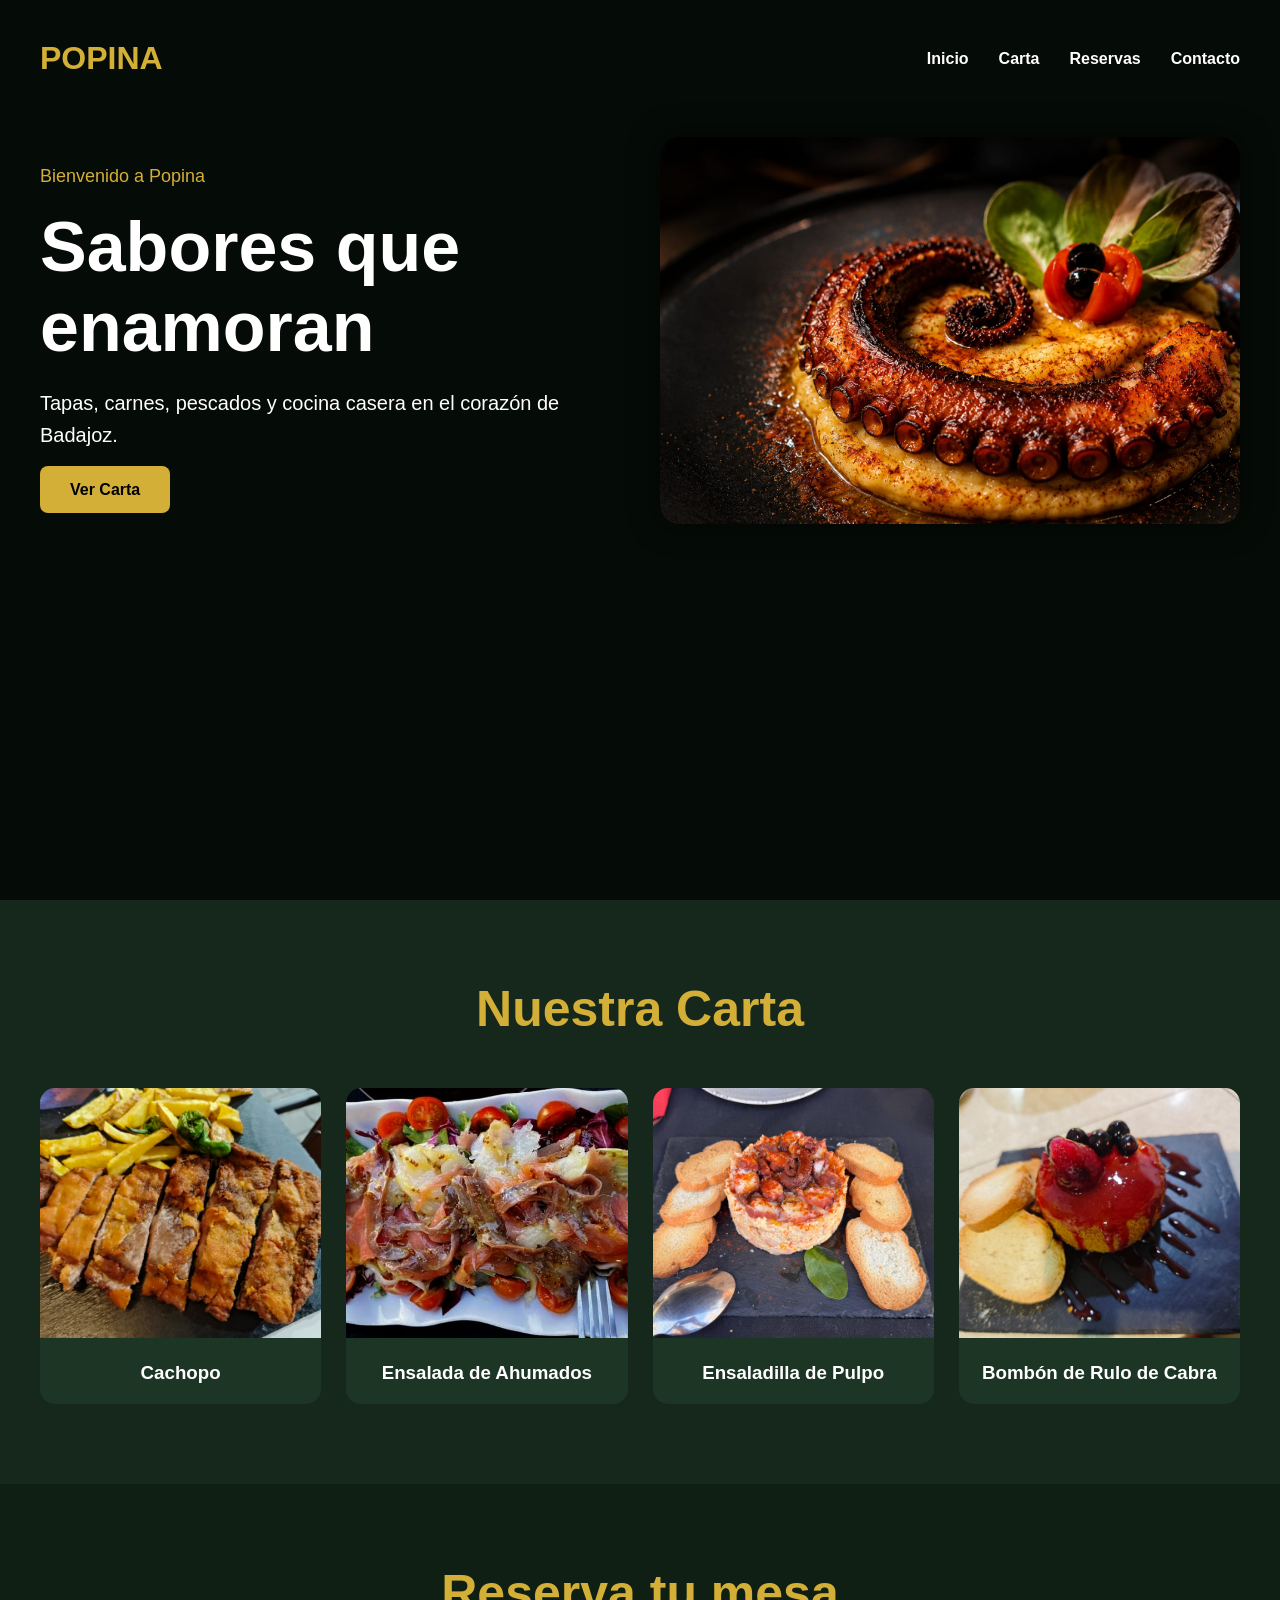
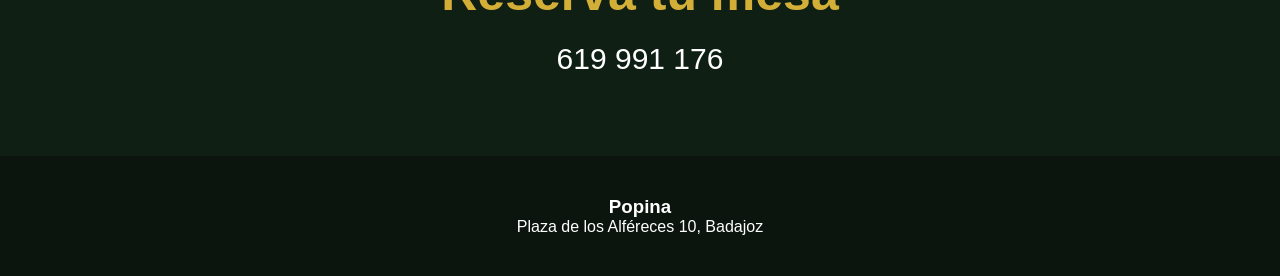
<file: index.html>
<!DOCTYPE html>
<html lang="es">
<head>
<meta charset="UTF-8">
<meta name="viewport" content="width=device-width, initial-scale=1.0">
<title>Popina Badajoz</title>
<link rel="stylesheet" href="styles.css">
</head>

<body>

<header class="hero">

<nav class="navbar">
<div class="logo">POPINA</div>

<ul>
<li><a href="#inicio">Inicio</a></li>
<li><a href="#carta">Carta</a></li>
<li><a href="#reservas">Reservas</a></li>
<li><a href="#contacto">Contacto</a></li>
</ul>

</nav>

<div class="hero-content">

<div class="hero-text">
<span>Bienvenido a Popina</span>
<h1>Sabores que enamoran</h1>

<p>
Tapas, carnes, pescados y cocina casera en el corazón de Badajoz.
</p>

<a href="#carta" class="btn">Ver Carta</a>

</div>

<div class="hero-image">
<img src="IMAGEN DE FONDO POPINA .jpeg" alt="Popina">
</div>

</div>

</header>

<section id="carta" class="menu">

<h2>Nuestra Carta</h2>

<div class="cards">

<div class="card">
<img src="CACHOPO.jpeg">
<h3>Cachopo</h3>
</div>

<div class="card">
<img src="ENSALADA DE AHUMADOS.jpeg">
<h3>Ensalada de Ahumados</h3>
</div>

<div class="card">
<img src="ENSALADILLA DE PULPO Y LANGOSTINO.jpeg">
<h3>Ensaladilla de Pulpo</h3>
</div>

<div class="card">
<img src="rulo-cabra.jpeg">
<h3>Bombón de Rulo de Cabra</h3>
</div>

</div>

</section>

<section id="reservas" class="reserva">

<h2>Reserva tu mesa</h2>

<p>619 991 176</p>

</section>

<footer id="contacto">

<h3>Popina</h3>

<p>Plaza de los Alféreces 10, Badajoz</p>

</footer>

</body>
</html>
<!-- actualización -->
</file>
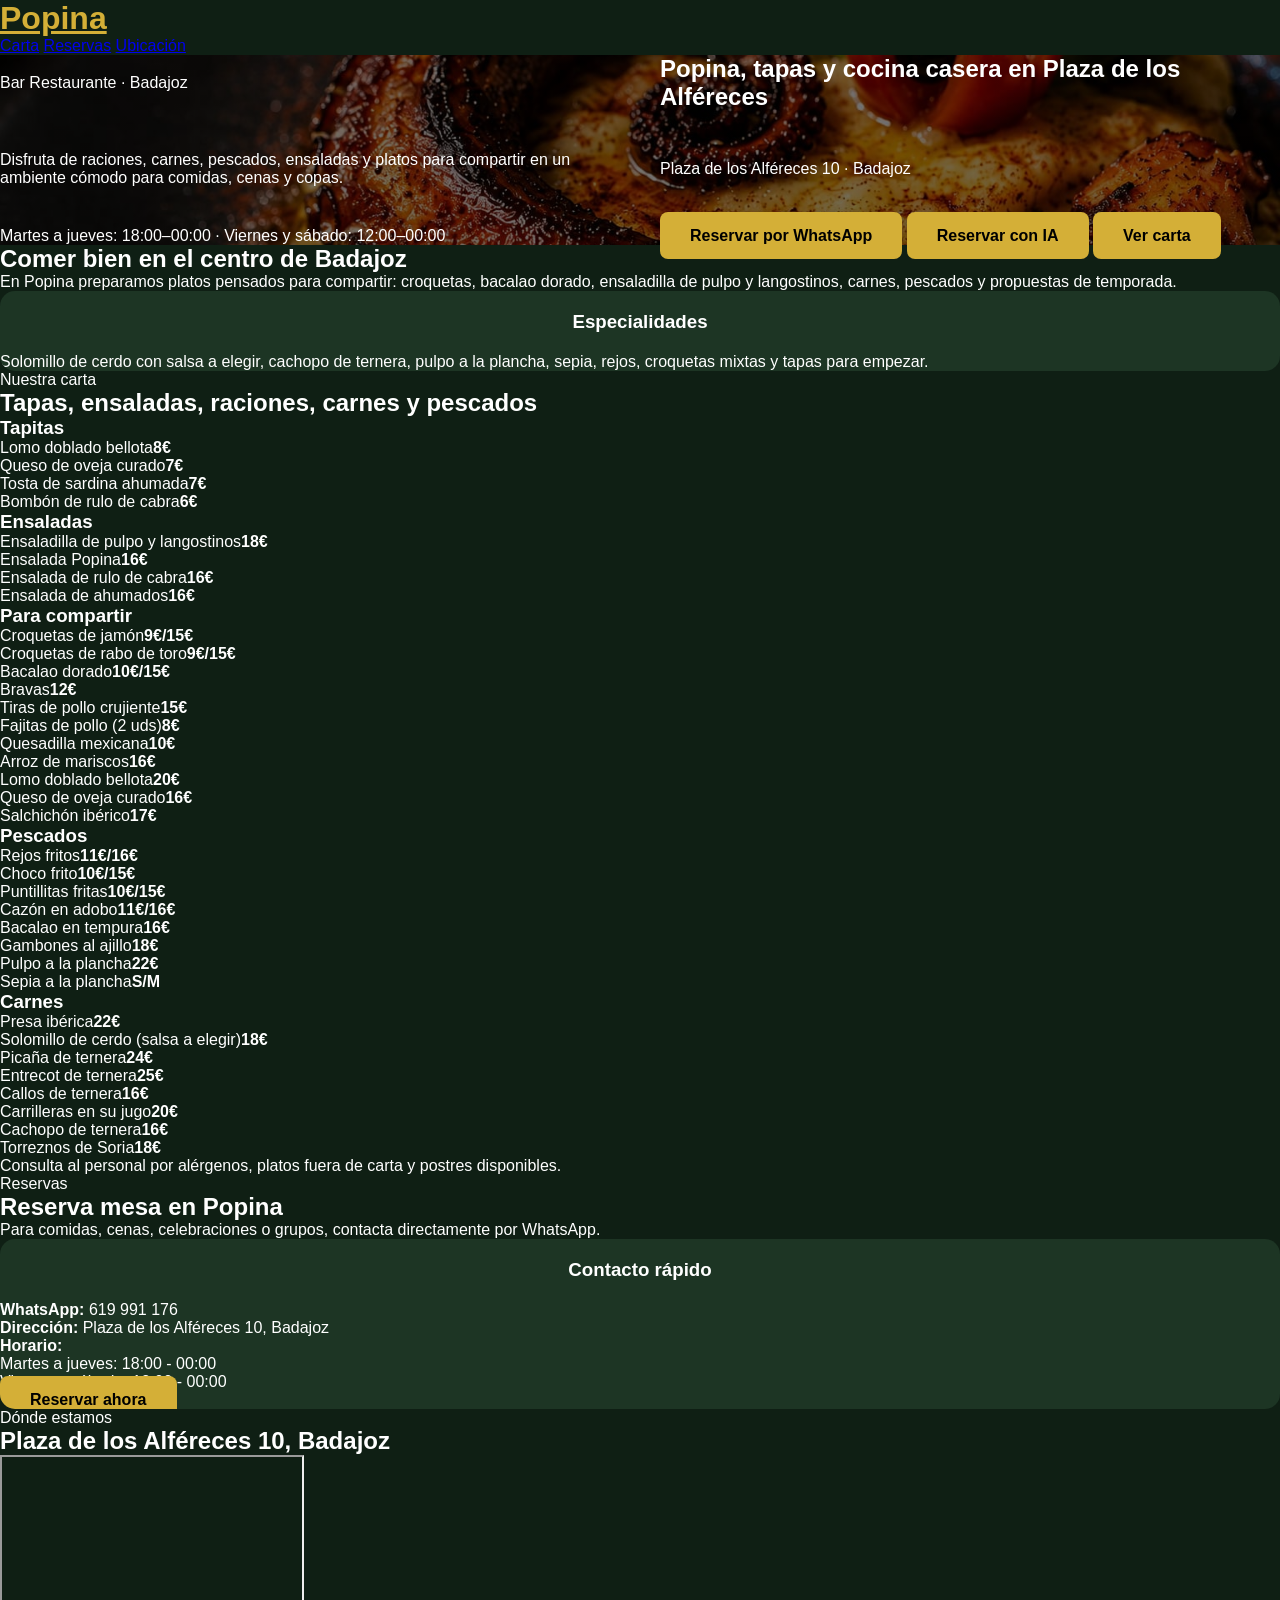
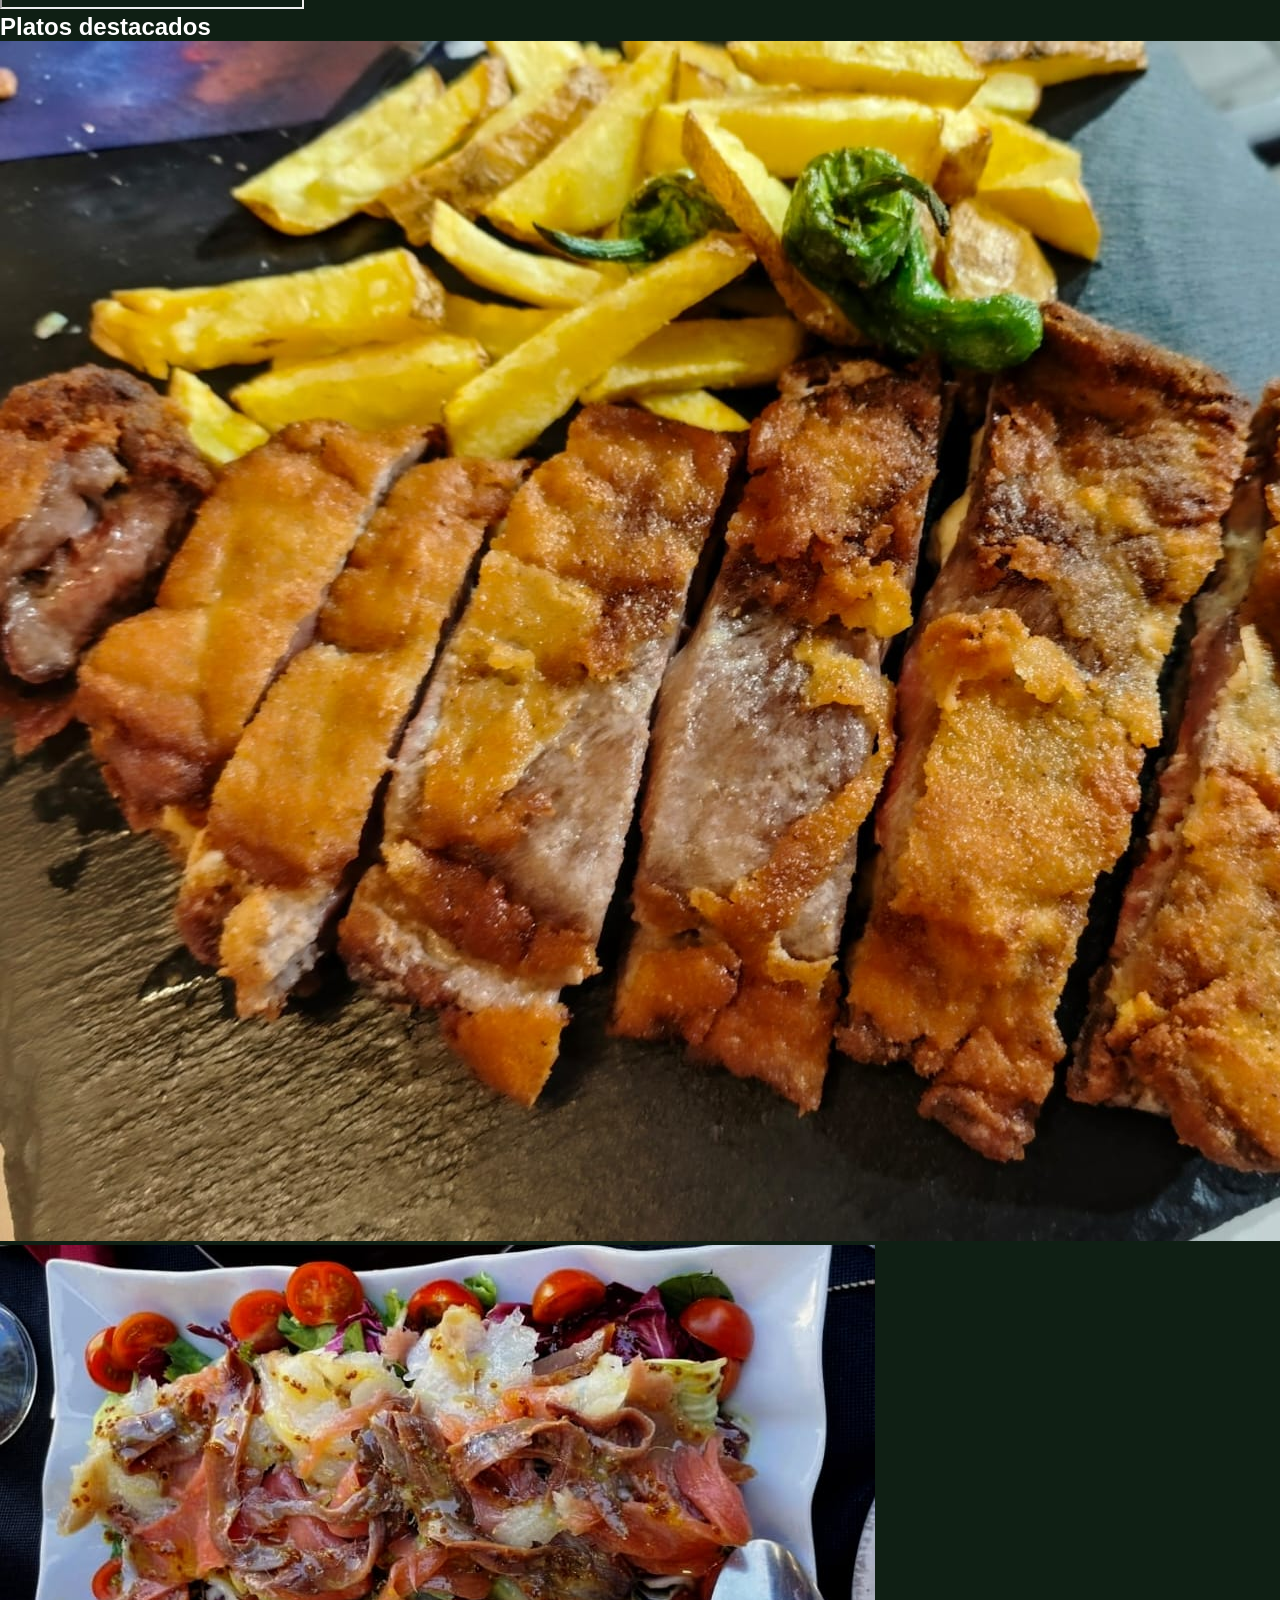
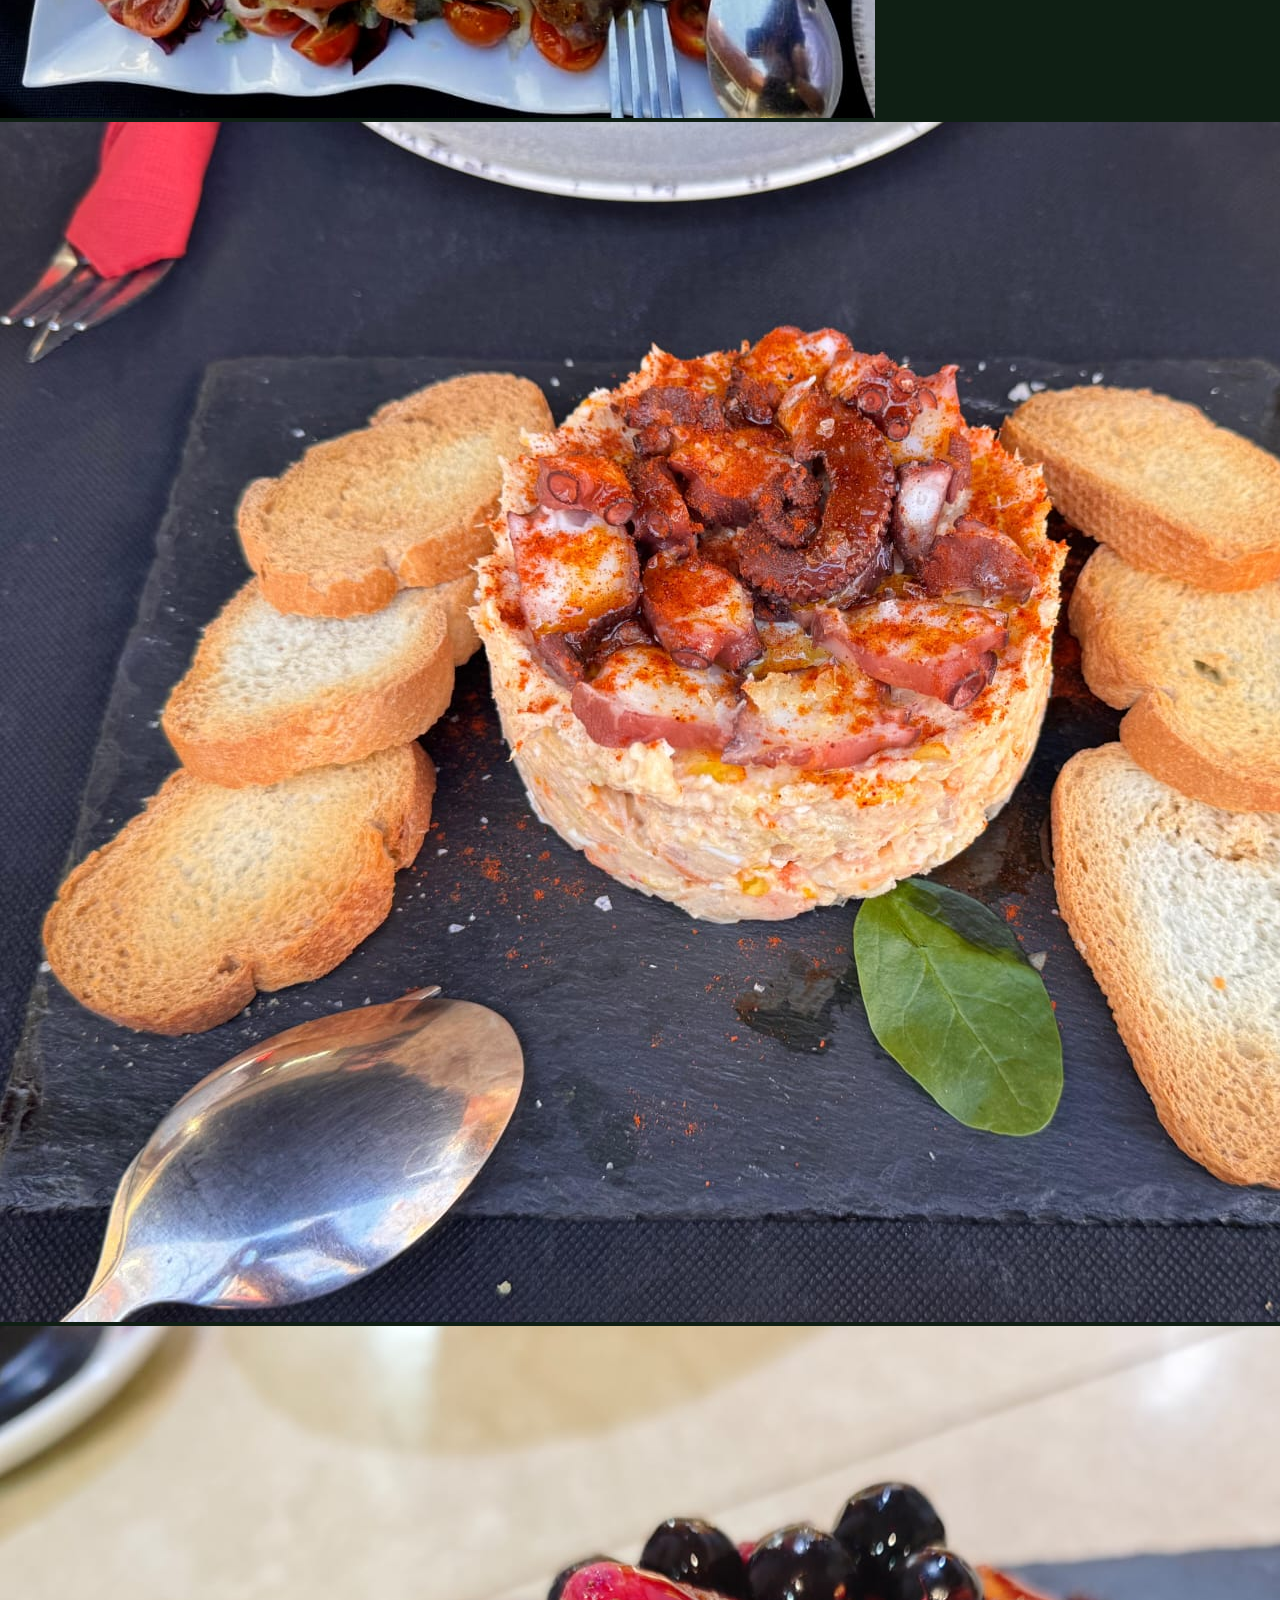
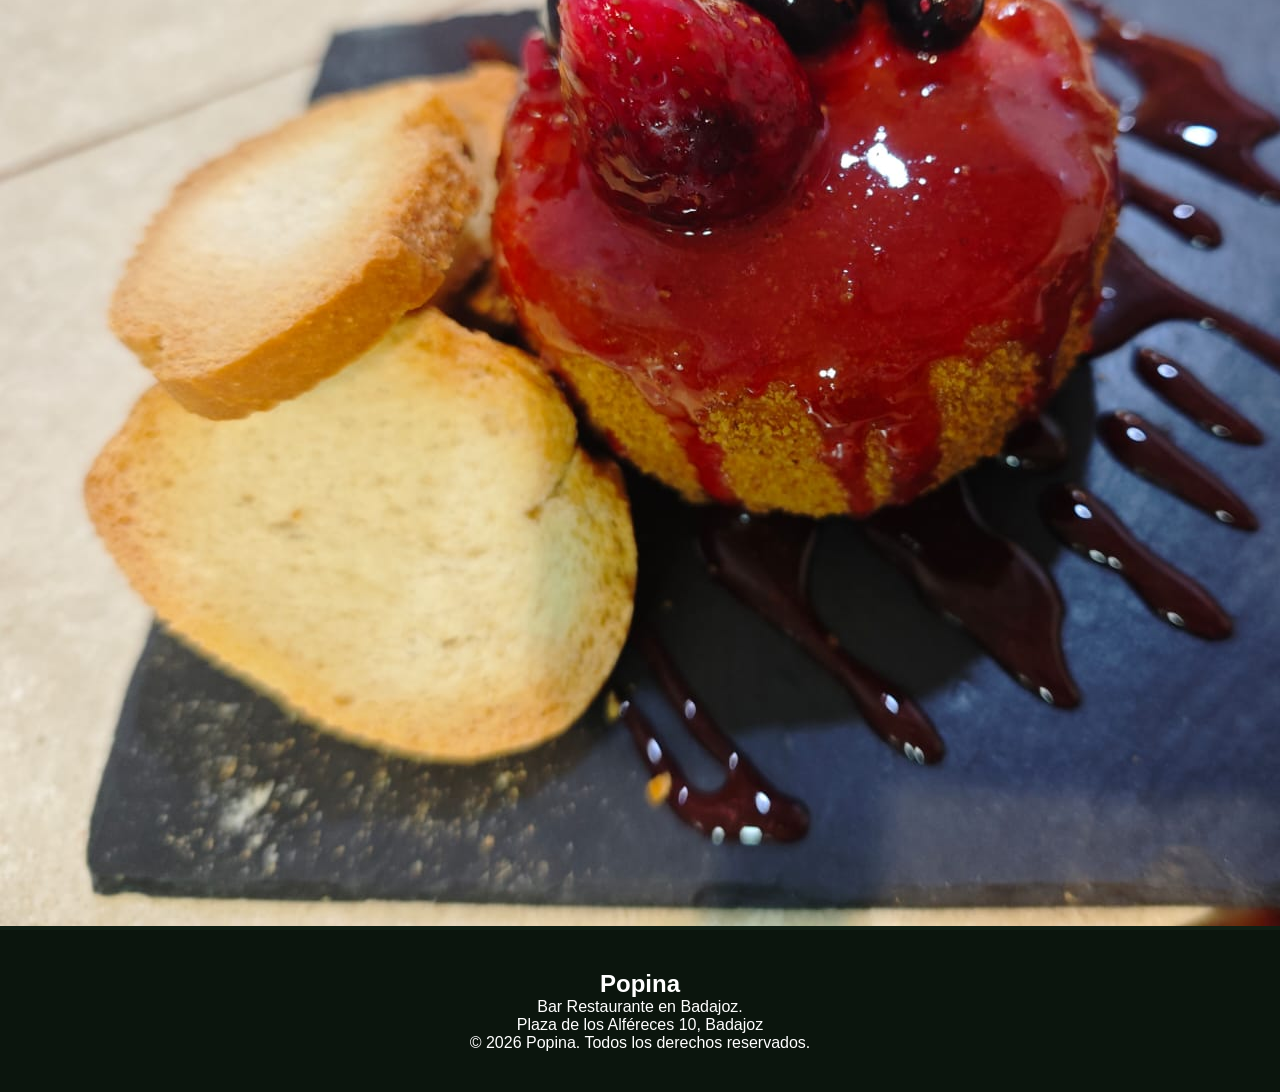
<file: prueba.html>
<!DOCTYPE html>
<html lang="es">
<head>
  <meta charset="UTF-8" />
  <meta name="viewport" content="width=device-width, initial-scale=1.0" />
  <title>Bar Restaurante Popina en Badajoz | Tapas, raciones y cocina casera</title>
  <meta name="description" content="Bar Restaurante Popina en Badajoz. Tapas, raciones, carnes, pescados y platos para compartir en Plaza de los Alféreces 10." />
  <link rel="canonical" href="https://popinacb.com/" />
  <link rel="stylesheet" href="styles.css" />
</head>
<body>
  <header class="topbar">
    <div class="container nav">
      <a class="logo" href="#inicio">Popina</a>
      <nav>
        <a href="#carta">Carta</a>
        <a href="#reservas">Reservas</a>
        <a href="#ubicacion">Ubicación</a>
      </nav>
    </div>
  </header>

  <main id="inicio">
<section class="héroe" style="background-image: linear-gradient(rgba(0,0,0,.55), rgba(0,0,0,.55)), url('IMAGEN DE FONDO POPINA .jpeg'); background-size: cover; background-position: center;">      <div class="container hero-content">
        <p class="eyebrow">Bar Restaurante · Badajoz</p>
        <h1>Popina, tapas y cocina casera en Plaza de los Alféreces</h1>
        <p class="subtitle">Disfruta de raciones, carnes, pescados, ensaladas y platos para compartir en un ambiente cómodo para comidas, cenas y copas.</p>
  <p class="hero-info">Plaza de los Alféreces 10 · Badajoz</p>
<p class="hero-info">Martes a jueves: 18:00–00:00 · Viernes y sábado: 12:00–00:00</p>
        <div class="actions">
          <a class="btn primary" href="https://wa.me/34619991176?text=Hola%20Popina,%20quiero%20hacer%20una%20reserva" target="_blank" rel="noopener">Reservar por WhatsApp</a>
          <a class="btn primary" href="https://chatgpt.com/share/6a3259fe-b7b4-83eb-98cf-3120560a0417" target="_blank" rel="noopener">Reservar con IA</a>
          <a class="btn secondary" href="#carta">Ver carta</a>
        </div>
      </div>
    </section>

    <section class="intro section">
      <div class="container grid two">
        <div>
          <h2>Comer bien en el centro de Badajoz</h2>
          <p>En Popina preparamos platos pensados para compartir: croquetas, bacalao dorado, ensaladilla de pulpo y langostinos, carnes, pescados y propuestas de temporada.</p>
        </div>
        <div class="card highlight">
          <h3>Especialidades</h3>
          <p>Solomillo de cerdo con salsa a elegir, cachopo de ternera, pulpo a la plancha, sepia, rejos, croquetas mixtas y tapas para empezar.</p>
        </div>
      </div>
    </section>

    <section id="carta" class="section menu-section">
      <div class="container">
        <p class="eyebrow">Nuestra carta</p>
        <h2>Tapas, ensaladas, raciones, carnes y pescados</h2>
        <div class="menu-grid">
          <article class="menu-card">
            <h3>Tapitas</h3>
            <ul>
              <li><span>Lomo doblado bellota</span><strong>8€</strong></li>
              <li><span>Queso de oveja curado</span><strong>7€</strong></li>
              <li><span>Tosta de sardina ahumada</span><strong>7€</strong></li>
              <li><span>Bombón de rulo de cabra</span><strong>6€</strong></li>
            </ul>
</article>

<article class="menu-card">
  <h3>Ensaladas</h3>
  <ul>
    <li><span>Ensaladilla de pulpo y langostinos</span><strong>18€</strong></li>
    <li><span>Ensalada Popina</span><strong>16€</strong></li>
    <li><span>Ensalada de rulo de cabra</span><strong>16€</strong></li>
    <li><span>Ensalada de ahumados</span><strong>16€</strong></li>
  </ul>
</article>
          <article class="menu-card">
            <h3>Para compartir</h3>
            <ul>
              <li><span>Croquetas de jamón</span><strong>9€/15€</strong></li>
              <li><span>Croquetas de rabo de toro</span><strong>9€/15€</strong></li>
              <li><span>Bacalao dorado</span><strong>10€/15€</strong></li>
              <li><span>Bravas</span><strong>12€</strong></li>
              <li><span>Tiras de pollo crujiente</span><strong>15€</strong></li>
<li><span>Fajitas de pollo (2 uds)</span><strong>8€</strong></li>
<li><span>Quesadilla mexicana</span><strong>10€</strong></li>
<li><span>Arroz de mariscos</span><strong>16€</strong></li>
<li><span>Lomo doblado bellota</span><strong>20€</strong></li>
<li><span>Queso de oveja curado</span><strong>16€</strong></li>
<li><span>Salchichón ibérico</span><strong>17€</strong></li>
            </ul>
          </article>
          <article class="menu-card">
            <h3>Pescados</h3>
<ul>
<li><span>Rejos fritos</span><strong>11€/16€</strong></li>
<li><span>Choco frito</span><strong>10€/15€</strong></li>
<li><span>Puntillitas fritas</span><strong>10€/15€</strong></li>
<li><span>Cazón en adobo</span><strong>11€/16€</strong></li>
<li><span>Bacalao en tempura</span><strong>16€</strong></li>
<li><span>Gambones al ajillo</span><strong>18€</strong></li>
<li><span>Pulpo a la plancha</span><strong>22€</strong></li>
<li><span>Sepia a la plancha</span><strong>S/M</strong></li>
</ul>
          </article>
          <article class="menu-card">
            <h3>Carnes</h3>
<ul>
<li><span>Presa ibérica</span><strong>22€</strong></li>
<li><span>Solomillo de cerdo (salsa a elegir)</span><strong>18€</strong></li>
<li><span>Picaña de ternera</span><strong>24€</strong></li>
<li><span>Entrecot de ternera</span><strong>25€</strong></li>
<li><span>Callos de ternera</span><strong>16€</strong></li>
<li><span>Carrilleras en su jugo</span><strong>20€</strong></li>
<li><span>Cachopo de ternera</span><strong>16€</strong></li>
<li><span>Torreznos de Soria</span><strong>18€</strong></li>
</ul>
          </article>
        </div>
        <p class="note">Consulta al personal por alérgenos, platos fuera de carta y postres disponibles.</p>
      </div>
    </section>

    <section id="reservas" class="section reservation">
      <div class="container grid two">
        <div>
          <p class="eyebrow">Reservas</p>
          <h2>Reserva mesa en Popina</h2>
          <p>Para comidas, cenas, celebraciones o grupos, contacta directamente por WhatsApp.</p>
        </div>
        <div class="card">
          <h3>Contacto rápido</h3>
          <p><strong>WhatsApp:</strong> 619 991 176</p>
          <p><strong>Dirección:</strong> Plaza de los Alféreces 10, Badajoz</p>
          <p><strong>Horario:</strong><br>
Martes a jueves: 18:00 - 00:00<br>
Viernes y sábado: 12:00 - 00:00
</p>
          <a class="btn primary full" href="https://wa.me/34619991176?text=Hola%20Popina,%20quiero%20hacer%20una%20reserva" target="_blank" rel="noopener">Reservar ahora</a>
        </div>
      </div>
    </section>

    <section id="ubicacion" class="section location">
      <div class="container">
        <p class="eyebrow">Dónde estamos</p>
        <h2>Plaza de los Alféreces 10, Badajoz</h2>
        <div class="map-box">
          <iframe title="Ubicación de Popina en Badajoz" src="https://www.google.com/maps?q=Plaza%20de%20los%20Alf%C3%A9reces%2010%2C%20Badajoz&output=embed" loading="lazy"></iframe>
        </div>
      </div>
    </section>
  </main>
  <section class="destacados">
  <div class="container">
    <h2>Platos destacados</h2>

    <div class="galeria-platos">
      <img src="CACHOPO.jpeg" alt="Cachopo">
      <img src="ENSALADA DE AHUMADOS.jpeg" alt="Ensalada de ahumados">
      <img src="ENSALADILLA DE PULPO Y LANGOSTINO.jpeg" alt="Ensaladilla de pulpo y langostinos">
      <img src="rulo-cabra.jpeg" alt="Bombón de rulo de cabra">
    </div>
  </div>
</section>

  <footer class="footer">
    <div class="container footer-grid">
      <div>
        <h2>Popina</h2>
        <p>Bar Restaurante en Badajoz.</p>
      </div>
      <div>
        <p>Plaza de los Alféreces 10, Badajoz</p>
        <p>© 2026 Popina. Todos los derechos reservados.</p>
      </div>
    </div>
  </footer>
</body>
</html>
</file>
<file: styles.css>
*{
margin:0;
padding:0;
box-sizing:border-box;
}

body{
font-family:Arial,sans-serif;
background:#0f1f14;
color:white;
}

.hero{
min-height:100vh;
padding:40px;
background:linear-gradient(rgba(0,0,0,.65),rgba(0,0,0,.65));
}

.navbar{
display:flex;
justify-content:space-between;
align-items:center;
margin-bottom:60px;
}

.logo{
font-size:32px;
font-weight:bold;
color:#d4af37;
}

.navbar ul{
display:flex;
gap:30px;
list-style:none;
}

.navbar a{
color:white;
text-decoration:none;
font-weight:bold;
}

.hero-content{
display:grid;
grid-template-columns:1fr 1fr;
gap:40px;
align-items:center;
}

.hero-text span{
color:#d4af37;
font-size:18px;
}

.hero-text h1{
font-size:70px;
margin:20px 0;
}

.hero-text p{
font-size:20px;
line-height:1.6;
margin-bottom:30px;
}

.btn{
background:#d4af37;
color:black;
padding:15px 30px;
text-decoration:none;
font-weight:bold;
border-radius:8px;
}

.hero-image img{
width:100%;
border-radius:20px;
box-shadow:0 0 30px rgba(0,0,0,.5);
}

.menu{
padding:80px 40px;
background:#16281b;
}

.menu h2{
text-align:center;
font-size:50px;
margin-bottom:50px;
color:#d4af37;
}

.cards{
display:grid;
grid-template-columns:repeat(4,1fr);
gap:25px;
}

.card{
background:#1d3524;
border-radius:15px;
overflow:hidden;
}

.card img{
width:100%;
height:250px;
object-fit:cover;
}

.card h3{
padding:20px;
text-align:center;
}

.reserva{
padding:80px;
text-align:center;
background:#0f1f14;
}

.reserva h2{
font-size:50px;
color:#d4af37;
margin-bottom:20px;
}

.reserva p{
font-size:30px;
}

footer{
background:#0b150d;
padding:40px;
text-align:center;
}

@media(max-width:900px){

.hero-content{
grid-template-columns:1fr;
}

.cards{
grid-template-columns:1fr;
}

.hero-text h1{
font-size:45px;
}

}
</file>
